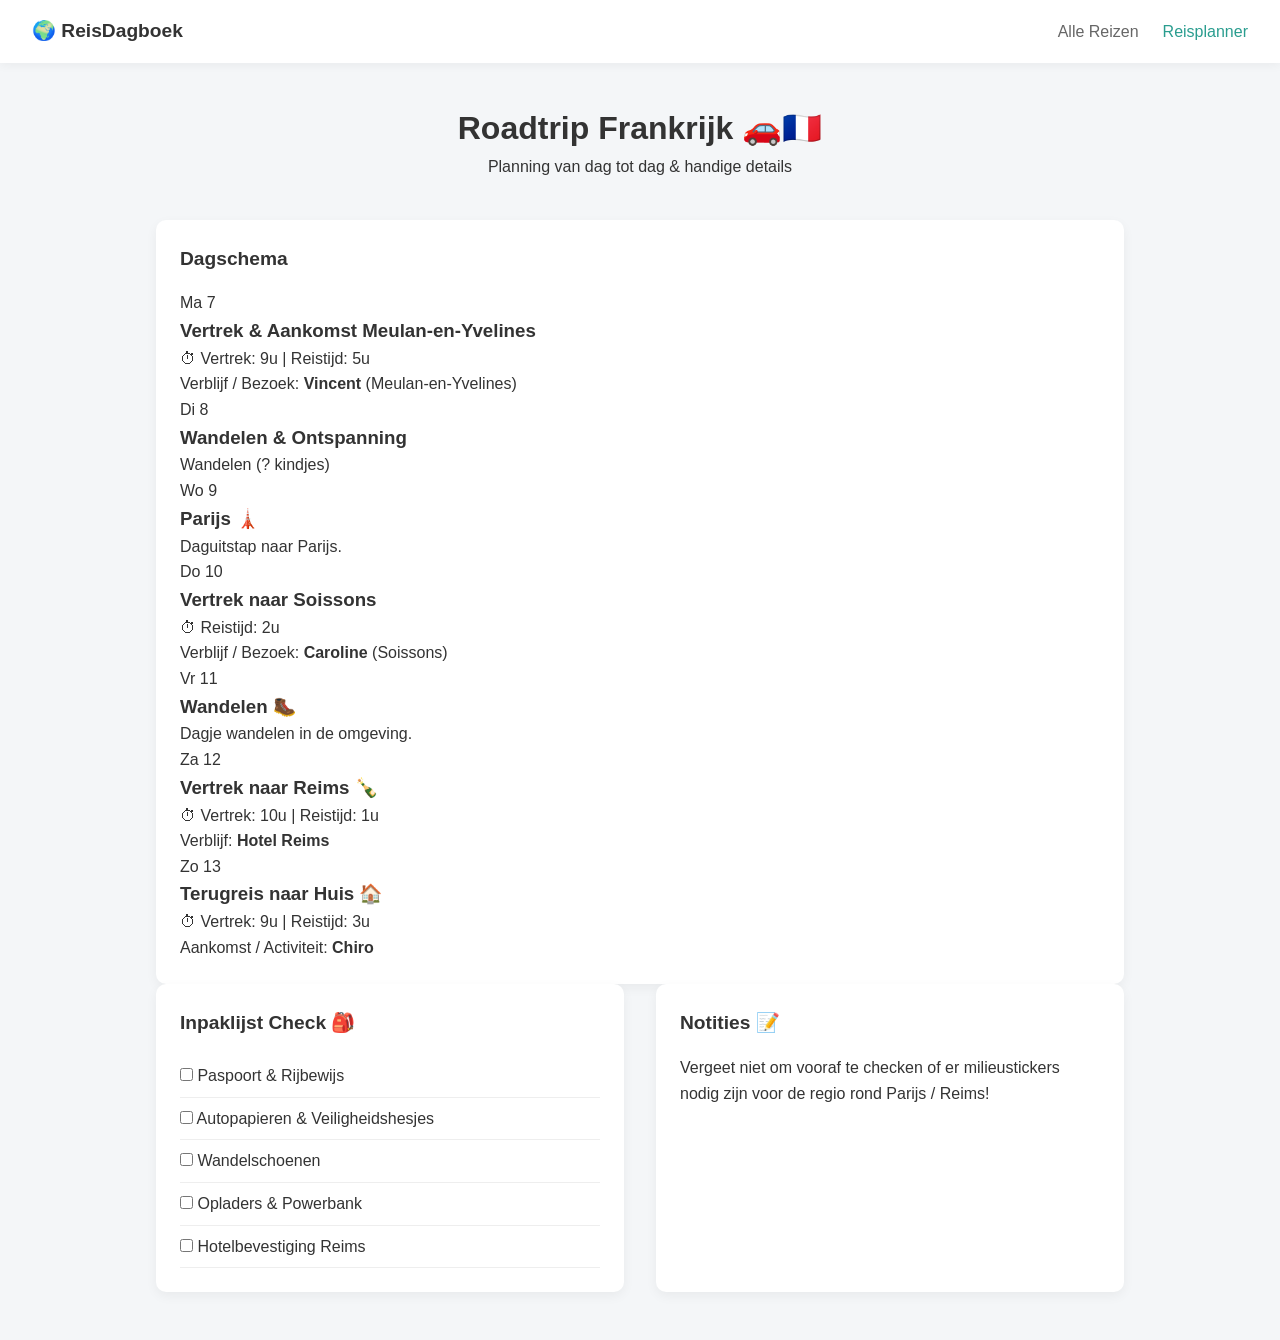
<file: planner.html>
<!DOCTYPE html>
<html lang="nl">
<head>
    <meta charset="UTF-8">
    <meta name="viewport" content="width=device-width, initial-scale=1.0">
    <title>Reisplanner - Roadtrip Frankrijk</title>
    <link rel="stylesheet" href="style.css">
</head>
<body>

    <nav class="navbar">
        <div class="logo">🌍 ReisDagboek</div>
        <ul class="nav-links">
            <li><a href="index.html">Alle Reizen</a></li>
            <li><a href="planner.html" class="active">Reisplanner</a></li>
        </ul>
    </nav>

    <header>
        <h1>Roadtrip Frankrijk 🚗🇫🇷</h1>
        <p>Planning van dag tot dag & handige details</p>
    </header>

    <main class="container">
        <!-- Dag-tot-dag planning -->
        <section class="planner-box full-width">
            <h2>Dagschema</h2>
            <div class="timeline">

                <!-- Maandag 7 -->
                <div class="timeline-item">
                    <div class="timeline-date">Ma 7</div>
                    <div class="timeline-content">
                        <h3>Vertrek & Aankomst Meulan-en-Yvelines</h3>
                        <p class="time-info">⏱ Vertrek: 9u | Reistijd: 5u</p>
                        <p class="details">Verblijf / Bezoek: <strong>Vincent</strong> (Meulan-en-Yvelines)</p>
                    </div>
                </div>

                <!-- Dinsdag 8 -->
                <div class="timeline-item">
                    <div class="timeline-date">Di 8</div>
                    <div class="timeline-content">
                        <h3>Wandelen & Ontspanning</h3>
                        <p>Wandelen (? kindjes)</p>
                    </div>
                </div>

                <!-- Woensdag 9 -->
                <div class="timeline-item">
                    <div class="timeline-date">Wo 9</div>
                    <div class="timeline-content">
                        <h3>Parijs 🗼</h3>
                        <p>Daguitstap naar Parijs.</p>
                    </div>
                </div>

                <!-- Donderdag 10 -->
                <div class="timeline-item">
                    <div class="timeline-date">Do 10</div>
                    <div class="timeline-content">
                        <h3>Vertrek naar Soissons</h3>
                        <p class="time-info">⏱ Reistijd: 2u</p>
                        <p class="details">Verblijf / Bezoek: <strong>Caroline</strong> (Soissons)</p>
                    </div>
                </div>

                <!-- Vrijdag 11 -->
                <div class="timeline-item">
                    <div class="timeline-date">Vr 11</div>
                    <div class="timeline-content">
                        <h3>Wandelen 🥾</h3>
                        <p>Dagje wandelen in de omgeving.</p>
                    </div>
                </div>

                <!-- Zaterdag 12 -->
                <div class="timeline-item">
                    <div class="timeline-date">Za 12</div>
                    <div class="timeline-content">
                        <h3>Vertrek naar Reims 🍾</h3>
                        <p class="time-info">⏱ Vertrek: 10u | Reistijd: 1u</p>
                        <p class="details">Verblijf: <strong>Hotel Reims</strong></p>
                    </div>
                </div>

                <!-- Zondag 13 -->
                <div class="timeline-item">
                    <div class="timeline-date">Zo 13</div>
                    <div class="timeline-content">
                        <h3>Terugreis naar Huis 🏠</h3>
                        <p class="time-info">⏱ Vertrek: 9u | Reistijd: 3u</p>
                        <p class="details">Aankomst / Activiteit: <strong>Chiro</strong></p>
                    </div>
                </div>

            </div>
        </section>

        <!-- Extra sectie voor inpaklijst of notities -->
        <section class="planner-grid margin-top">
            <div class="planner-box">
                <h2>Inpaklijst Check 🎒</h2>
                <ul class="checklist">
                    <li><input type="checkbox"> Paspoort & Rijbewijs</li>
                    <li><input type="checkbox"> Autopapieren & Veiligheidshesjes</li>
                    <li><input type="checkbox"> Wandelschoenen</li>
                    <li><input type="checkbox"> Opladers & Powerbank</li>
                    <li><input type="checkbox"> Hotelbevestiging Reims</li>
                </ul>
            </div>

            <div class="planner-box">
                <h2>Notities 📝</h2>
                <p>Vergeet niet om vooraf te checken of er milieustickers nodig zijn voor de regio rond Parijs / Reims!</p>
            </div>
        </section>
    </main>

</body>
</html>
</file>
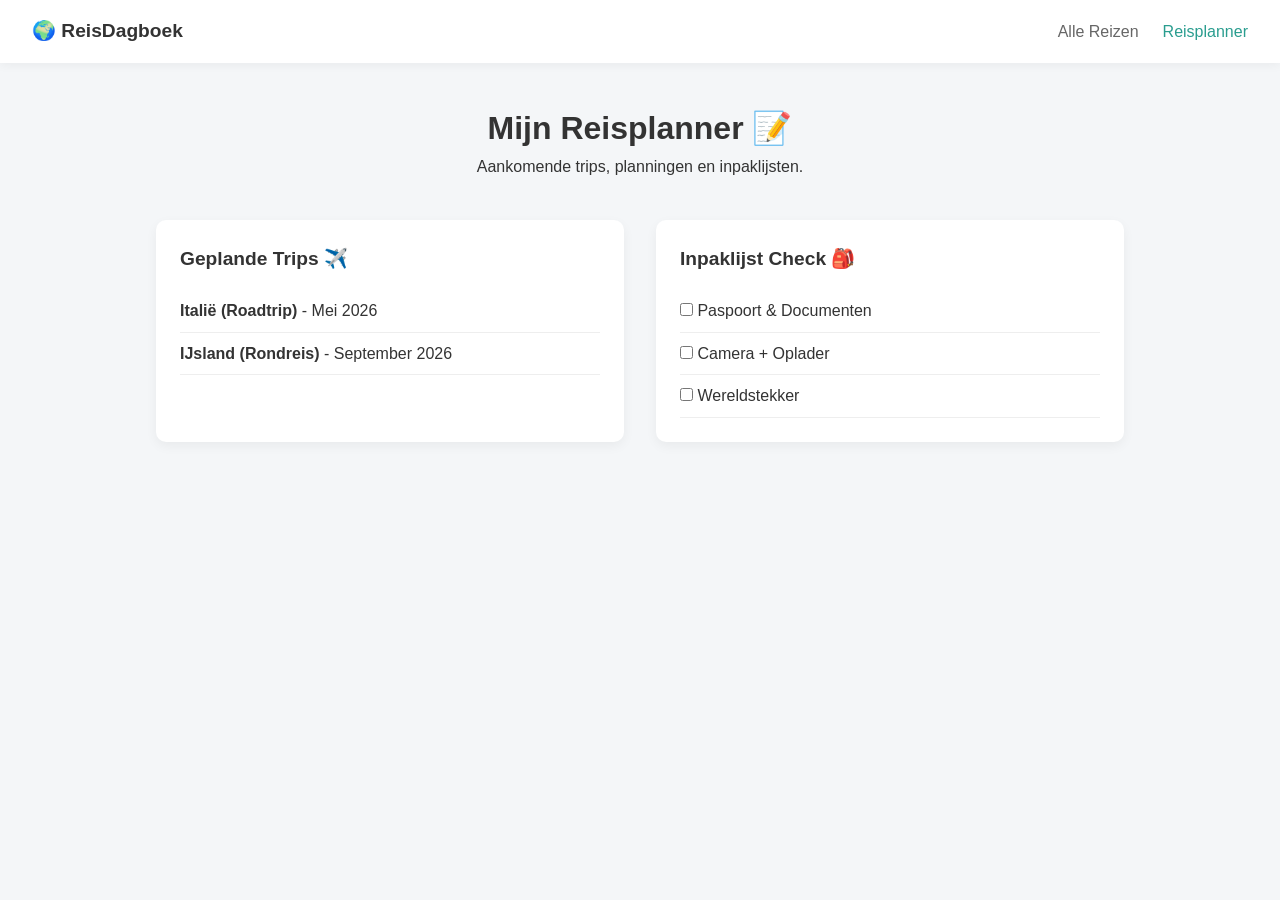
<file: reizen-planner.html>
<!DOCTYPE html>
<html lang="nl">
<head>
    <meta charset="UTF-8">
    <meta name="viewport" content="width=device-width, initial-scale=1.0">
    <title>Reisplanner</title>
    <link rel="stylesheet" href="style.css">
</head>
<body>

    <nav class="navbar">
        <div class="logo">🌍 ReisDagboek</div>
        <ul class="nav-links">
            <li><a href="index.html">Alle Reizen</a></li>
            <li><a href="planner.html" class="active">Reisplanner</a></li>
        </ul>
    </nav>

    <header>
        <h1>Mijn Reisplanner 📝</h1>
        <p>Aankomende trips, planningen en inpaklijsten.</p>
    </header>

    <main class="container">
        <section class="planner-grid">
            <div class="planner-box">
                <h2>Geplande Trips ✈️</h2>
                <ul class="plan-list">
                    <li><strong>Italië (Roadtrip)</strong> - Mei 2026</li>
                    <li><strong>IJsland (Rondreis)</strong> - September 2026</li>
                </ul>
            </div>

            <div class="planner-box">
                <h2>Inpaklijst Check 🎒</h2>
                <ul class="checklist">
                    <li><input type="checkbox"> Paspoort & Documenten</li>
                    <li><input type="checkbox"> Camera + Oplader</li>
                    <li><input type="checkbox"> Wereldstekker</li>
                </ul>
            </div>
        </section>
    </main>

</body>
</html>
</file>
<file: style.css>
:root {
    --bg-color: #f4f6f8;
    --card-bg: #ffffff;
    --text-color: #333333;
    --primary-color: #2a9d8f;
    --radius: 10px;
}

* {
    box-sizing: border-box;
    margin: 0;
    padding: 0;
}

body {
    font-family: -apple-system, BlinkMacSystemFont, "Segoe UI", Roboto, sans-serif;
    background-color: var(--bg-color);
    color: var(--text-color);
    line-height: 1.6;
}

/* Navigatiebalk */
.navbar {
    background-color: #fff;
    display: flex;
    justify-content: space-between;
    align-items: center;
    padding: 1rem 2rem;
    box-shadow: 0 2px 10px rgba(0,0,0,0.05);
}

.logo {
    font-weight: bold;
    font-size: 1.2rem;
}

.nav-links {
    display: flex;
    list-style: none;
    gap: 1.5rem;
}

.nav-links a {
    text-decoration: none;
    color: #666;
    font-weight: 500;
}

.nav-links a.active, .nav-links a:hover {
    color: var(--primary-color);
}

/* Layout */
header {
    text-align: center;
    padding: 2.5rem 1rem;
}

.container {
    max-width: 1000px;
    margin: 0 auto;
    padding: 0 1rem 3rem;
}

/* Grid Reizen Overzicht */
.gallery {
    display: grid;
    grid-template-columns: repeat(auto-fit, minmax(280px, 1fr));
    gap: 2rem;
}

.card {
    background: var(--card-bg);
    border-radius: var(--radius);
    overflow: hidden;
    box-shadow: 0 4px 12px rgba(0,0,0,0.05);
}

.card img {
    width: 100%;
    height: 200px;
    object-fit: cover;
}

.card-content {
    padding: 1.2rem;
}

.tag {
    background: rgba(42, 157, 143, 0.1);
    color: var(--primary-color);
    font-size: 0.75rem;
    font-weight: bold;
    padding: 0.2rem 0.5rem;
    border-radius: 12px;
}

/* Reisplanner Pagina */
.planner-grid {
    display: grid;
    grid-template-columns: repeat(auto-fit, minmax(300px, 1fr));
    gap: 2rem;
}

.planner-box {
    background: var(--card-bg);
    padding: 1.5rem;
    border-radius: var(--radius);
    box-shadow: 0 4px 12px rgba(0,0,0,0.05);
}

.planner-box h2 {
    font-size: 1.2rem;
    margin-bottom: 1rem;
}

.plan-list, .checklist {
    list-style: none;
}

.plan-list li, .checklist li {
    padding: 0.5rem 0;
    border-bottom: 1px solid #eee;
}
</file>
